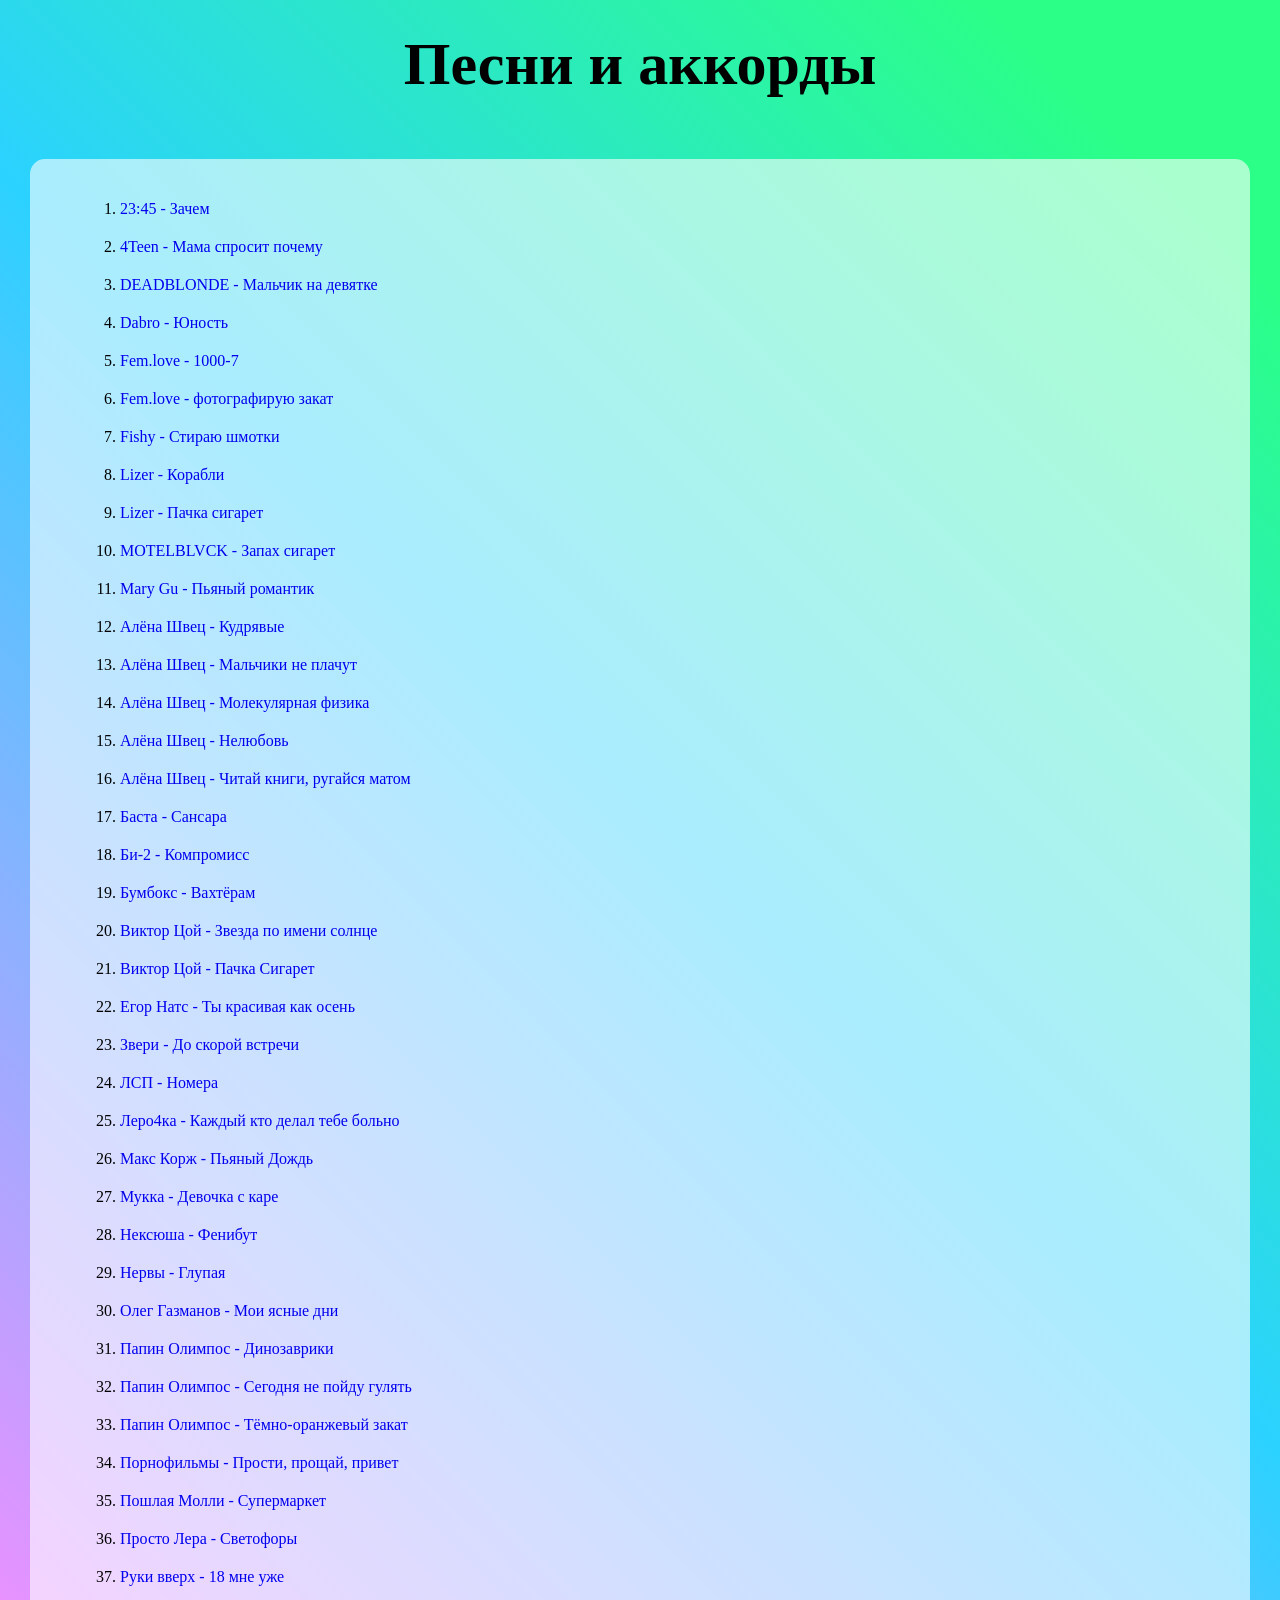
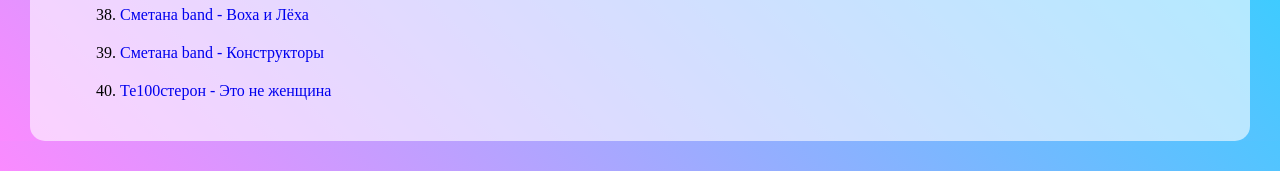
<file: index.html>
<!DOCTYPE html>
<html>
    <head>
        <title>Никита Басов</title>
        <link rel="stylesheet" href="style.css">
    </head>

    <body>
        <div class="wrapper">
            <div class="logo">
                Песни и аккорды
            </div>

            <div class="container">
                <ol>
                    <li><a href="https://amdm.ru/akkordi/2345/137914/zachem/" target="blank">23:45 - Зачем</a></li>
                    <li><a href="https://amdm.ru/akkordi/4teen/179294/mama_sprosit_pochemu/" target="blank">4Teen - Мама спросит почему</a></li>
                    <li><a href="https://nagitaru.ru/malchik-na-devyatke-akkordy/" target="blank">DEADBLONDE - Мальчик на девятке</a></li>
                    <li><a href="https://amdm.ru/akkordi/dabro/175666/ynost/" target="blank">Dabro - Юность</a></li>
                    <li><a href="https://amdm.ru/akkordi/femlove/183904/1000_7/" target="blank">Fem.love - 1000-7</a></li>
                    <li><a href="https://amdm.ru/akkordi/femlove/181806/fotografiruy_zakat/" target="blank">Fem.love - фотографирую закат</a></li>
                    <li><a href="https://amdm.ru/akkordi/fishy/183527/stiray_shmotki/" target="blank">Fishy - Стираю шмотки</a></li>
                    <li><a href="https://amdm.ru/akkordi/lizer/166748/korabli/" target="blank">Lizer - Корабли</a></li>
                    <li><a href="https://amdm.ru/akkordi/lizer/164734/pachka_sigaret/" target="blank">Lizer - Пачка сигарет</a></li>
                    <li><a href="https://amdm.ru/akkordi/motelblvck/171488/zapah_sigaret_ft_cmh/" target="blank">MOTELBLVCK - Запах сигарет</a></li>
                    <li><a href="https://amdm.ru/akkordi/mary_gu/176101/pyaniy_romantik/" target="blank">Mary Gu - Пьяный романтик</a></li>
                    <li><a href="https://amdm.ru/akkordi/alyona_shvec/166142/kudryavie/" target="blank">Алёна Швец - Кудрявые</a></li>
                    <li><a href="https://amdm.ru/akkordi/alyona_shvec/172728/malchiki_ne_plachut/" target="blank">Алёна Швец - Мальчики не плачут</a></li>
                    <li><a href="https://amdm.ru/akkordi/alyona_shvec/186011/molekulyarnaya_fizika/" target="blank">Алёна Швец - Молекулярная физика</a></li>
                    <li><a href="https://amdm.ru/akkordi/alyona_shvec/166785/nelybov/" target="blank">Алёна Швец - Нелюбовь</a></li>
                    <li><a href="https://akkords.pro/songs/aljona-shvec/chitaj-knigi/" target="blank">Алёна Швец - Читай книги, ругайся матом</a></li>
                    <li><a href="https://amdm.ru/akkordi/basta/159636/sansara/" target="blank">Баста - Сансара</a></li>
                    <li><a href="https://amdm.ru/akkordi/bi_2/167173/kompromiss/" target="blank">Би-2 - Компромисс</a></li>
                    <li><a href="https://amdm.ru/akkordi/bymboks/92370/vahteram/" target="blank">Бумбокс - Вахтёрам</a></li>
                    <li><a href="https://amdm.ru/akkordi/kino/93646/zvezda_po_imeni_solnce/" target="blank">Виктор Цой - Звезда по имени солнце</a></li>
                    <li><a href="https://amdm.ru/akkordi/kino/95023/pachka_sigaret/" target="blank">Виктор Цой - Пачка Сигарет</a></li>
                    <li><a href="https://amdm.ru/akkordi/egor_nats/173838/ti_krasivaya_kak_osen/" target="blank">Егор Натс - Ты красивая как осень</a></li>
                    <li><a href="https://amdm.ru/akkordi/zveri/90635/do_skoroy_vstrechi/" target="blank">Звери - До скорой встречи</a></li>
                    <li><a href="https://amdm.ru/akkordi/lsp/164547/nomera/" target="blank">ЛСП - Номера</a></li>
                    <li><a href="https://amdm.ru/akkordi/lero4ka/182077/kazhdiy_kto_delal_tebe_bolno_pokoynik/" target="blank">Леро4ка - Каждый кто делал тебе больно</a></li>
                    <li><a href="https://amdm.ru/akkordi/maks_korzh/168567/pyaniy_dozhd/" target="blank">Макс Корж - Пьяный Дождь</a></li>
                    <li><a href="https://amdm.ru/akkordi/mukka/167585/devochka_s_kare/" target="blank">Мукка - Девочка с каре</a></li>
                    <li><a href="https://amdm.ru/akkordi/neksysha/184110/fenibut/" target="blank">Нексюша - Фенибут</a></li>
                    <li><a href="https://nagitaru.ru/nervyi-glupaya-akkordyi/" target="blank">Нервы - Глупая</a></li>
                    <li><a href="https://nagitaru.ru/gazmanov-yasnye-dni-akkordyi/" target="blank">Олег Газманов - Мои ясные дни</a></li>
                    <li><a href="https://amdm.ru/akkordi/papin_olimpos/178627/dinozavriki/" target="blank">Папин Олимпос - Динозаврики</a></li>
                    <li><a href="https://amdm.ru/akkordi/papin_olimpos/168321/segodnya_ne_poydu_gulyat/" target="blank">Папин Олимпос - Сегодня не пойду гулять</a></li>
                    <li><a href="https://amdm.ru/akkordi/papin_olimpos/168029/temno_oranzheviy_zakat/" target="blank">Папин Олимпос - Тёмно-оранжевый закат</a></li>
                    <li><a href="https://amdm.ru/akkordi/pornofilmi/151879/prosti_proschay_privet/" target="blank">Порнофильмы - Прости, прощай, привет</a></li>
                    <li><a href="https://amdm.ru/akkordi/poshlaya_molli/160328/supermarket/" target="blank">Пошлая Молли - Супермаркет</a></li>
                    <li><a href="https://amdm.ru/akkordi/prosto_lera/178349/svetofori/" target="blank">Просто Лера - Светофоры</a></li>
                    <li><a href="https://amdm.ru/akkordi/ryki_vverh/6049/18_mne_uzhe/" target="blank">Руки вверх - 18 мне уже</a></li>
                    <li><a href="https://amdm.ru/akkordi/smetana_band/168018/voha_i_lyoha/" target="blank">Сметана band - Воха и Лёха</a></li>
                    <li><a href="https://amdm.ru/akkordi/smetana_band/161786/konstruktori/" target="blank">Сметана band - Конструкторы</a></li>
                    <li><a href="https://amdm.ru/akkordi/testosteron/122266/eto_ne_zhenschina/" target="blank">Те100стерон - Это не женщина</a></li>                    
                </ol>
            </div>
        </div>
    </body>
</html>
</file>
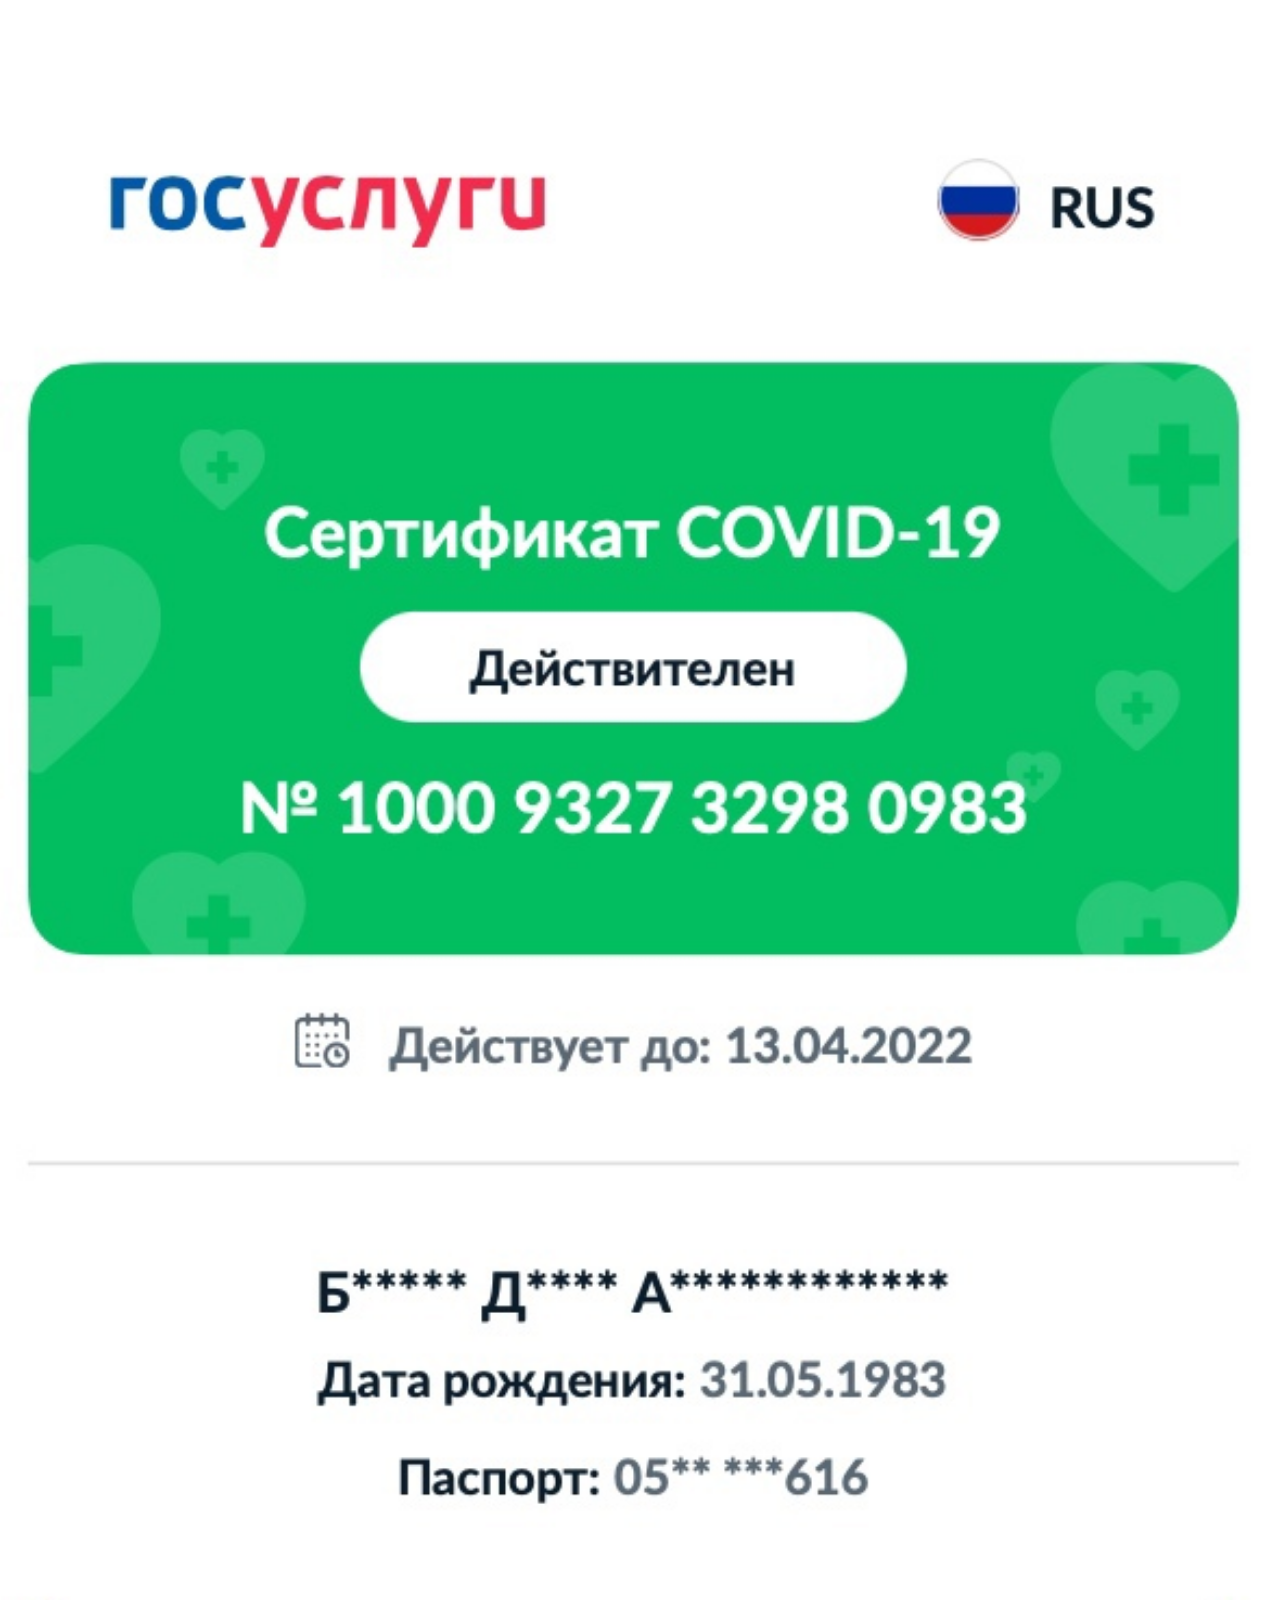
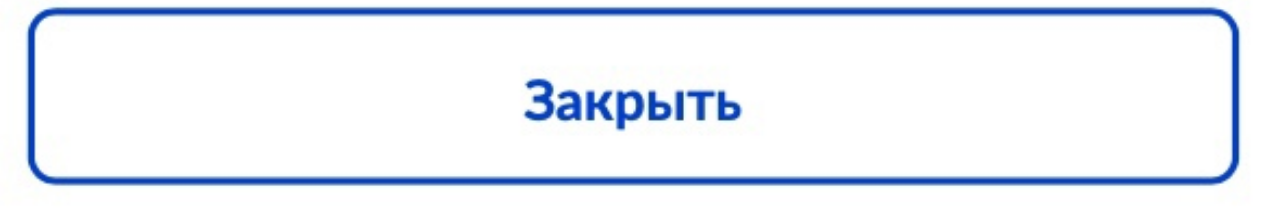
<file: p5HVVq1ad6KxM0LjxhqlVFNCDXpYaKYL.html>
<!DOCTYPE html>
    <head>
        <title>Портал государственных услуг Российской Федерации</title>
        <link rel="stylesheet" href="style_gu.css">
    </head>

    <body>
        <div class="container">
            <img class="image" src='img/p5HVVq1ad6KxM0LjxhqlVFNCDXpYaKYL.jpg' alt=''>
        </div>
    </body>
</html>
</file>
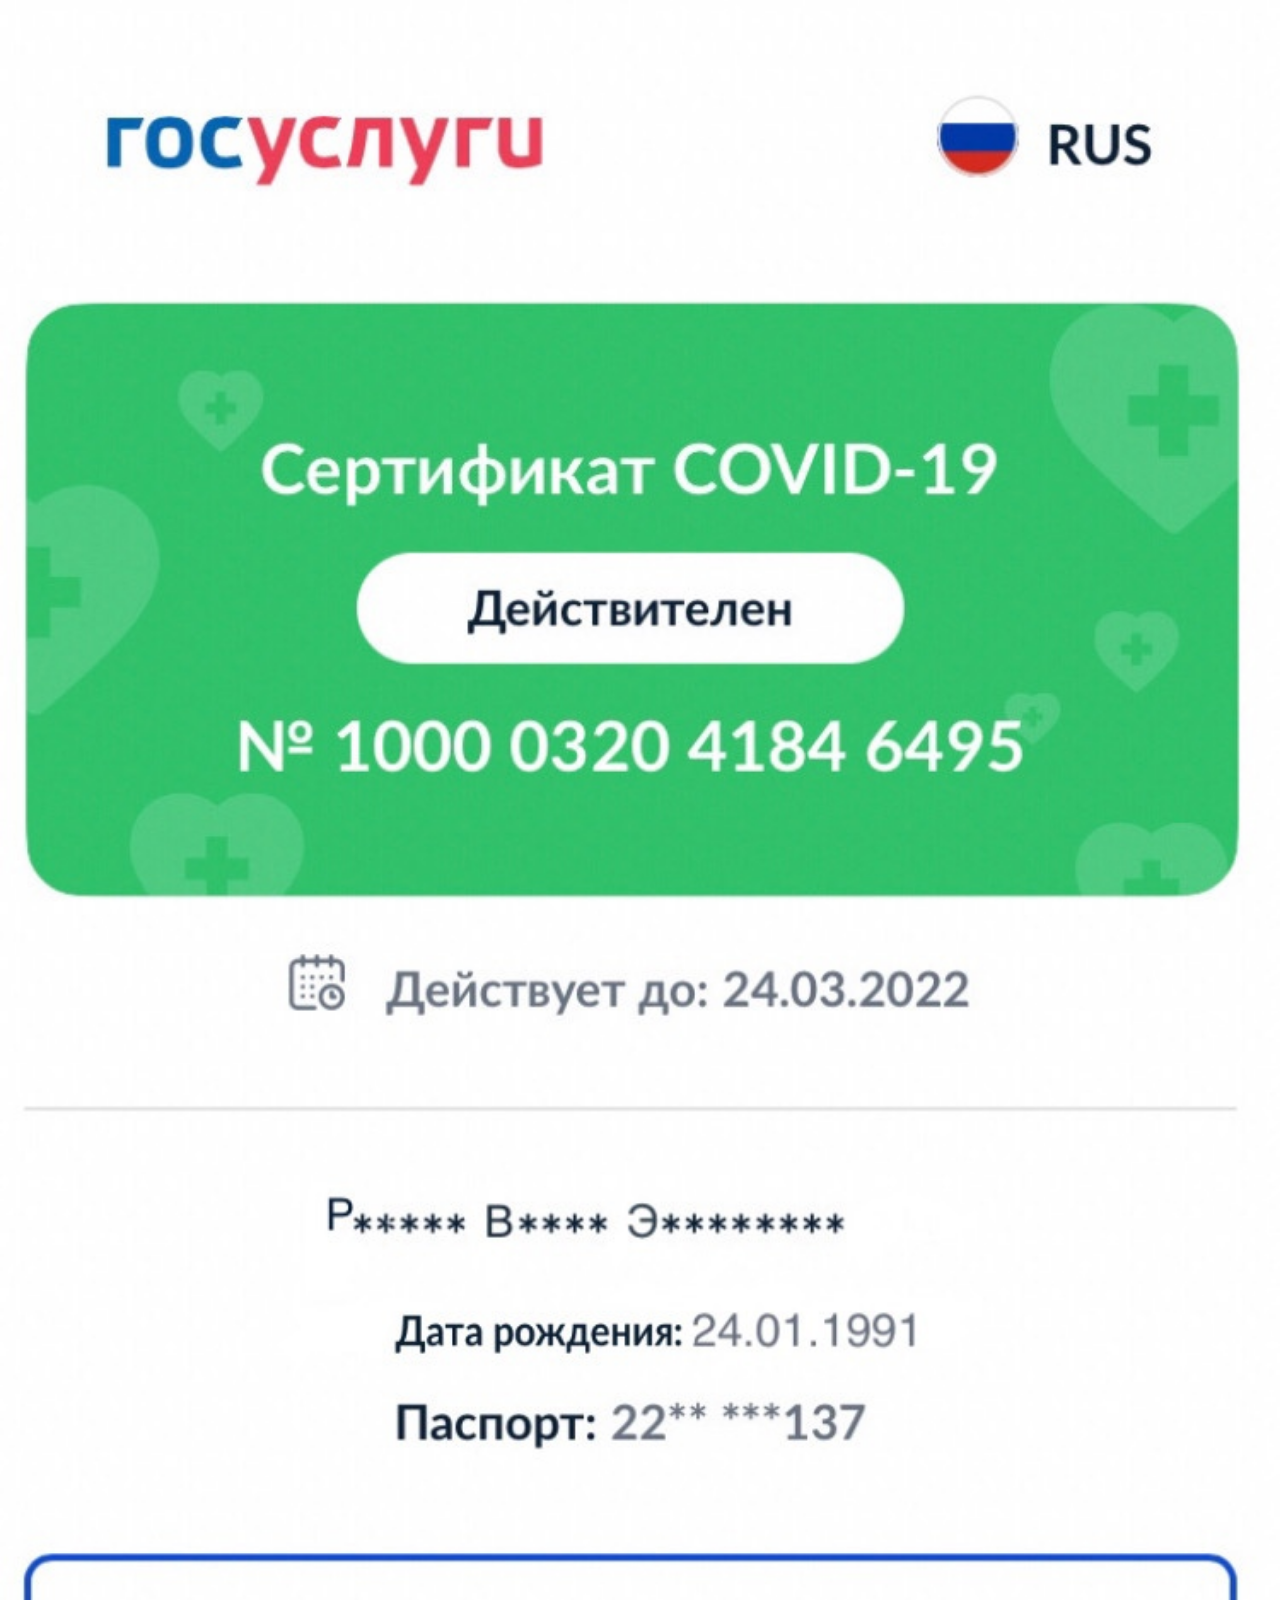
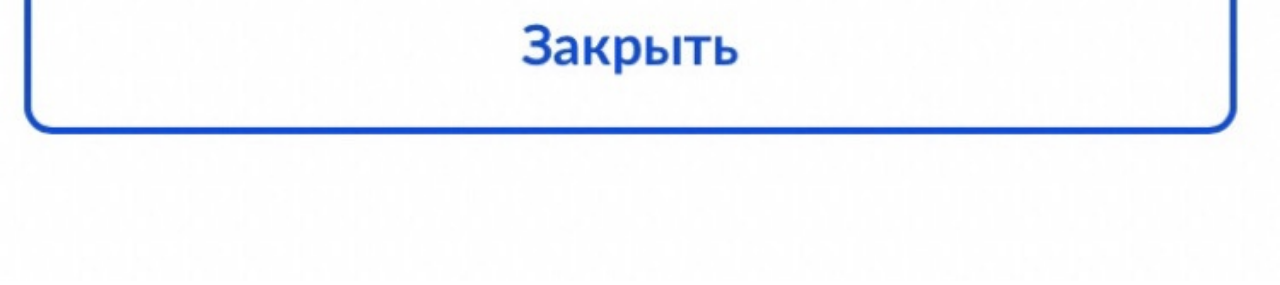
<file: rbnXwE2OOuizBlk9sbJVDPbBpiw2RgFD.html>
<!DOCTYPE html>
    <head>
        <title>Портал государственных услуг Российской Федерации</title>
        <link rel="stylesheet" href="style_gu.css">
    </head>

    <body>
        <div class="container">
            <img class="image" src='img/rbnXwE2OOuizBlk9sbJVDPbBpiw2RgFD.jpg' alt=''>
        </div>
    </body>
</html>
</file>
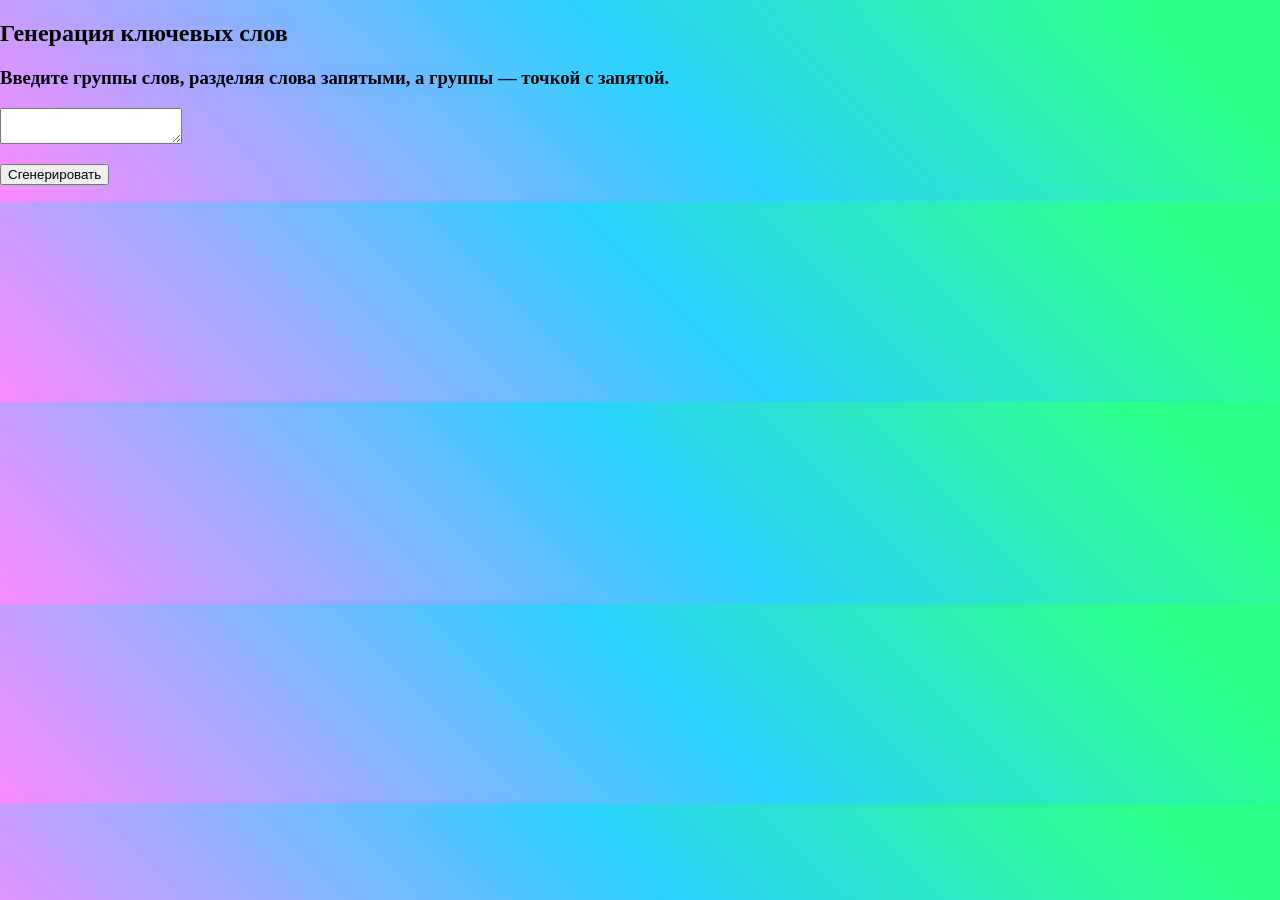
<file: text.html>
<!DOCTYPE html>
<html>
    <head>
        <meta charset="UTF-8">
        <title>Тестовое Задание</title>
        <link rel="stylesheet" href="style.css">
    </head>

    <body>
        <div class="main_screen">
            <div class="wrapper">
                <h2>Генерация ключевых слов</h2>
                <h3>Введите группы слов, разделяя слова запятыми, а группы — точкой с запятой.</h3>
                <form name="kwgen" method="POST" action="kwgen.php">
                    <p>
                        <textarea name="groups"></textarea>
                    </p>
                    <p>
                        <input type="submit" name="send" value="Сгенерировать">
                    </p>
                </form>
            </div>
        </div>
    </body>
</html>
</file>
<file: style.css>
html, body {
    box-sizing: border-box;
    padding: 0;
    margin: 0;
    text-decoration: none;
    background-color: #FA8BFF;
    background-image: linear-gradient(45deg, #FA8BFF 0%, #2BD2FF 52%, #2BFF88 90%);
}

a {
    text-decoration: none;
}

a:visited {
    text-decoration: none;
    color: black;
}

.wrapper {
    position: relative;
}

.logo {
    text-align: center;
    justify-content: center;
    padding: 30px;
    font-size: 60px;
    font-weight: 900;
    color: black;
}

.container {
    padding-top: 15px;
    padding-bottom: 15px;
    margin: 30px;
    background-color: rgba(255, 255, 255, 0.6);
    border-radius: 15px;
}

.container ol {
    margin-left: 50px;
    margin-right: 50px;
}

.container li {
    padding-top: 10px;
    padding-bottom: 10px;
}
</file>
<file: style_gu.css>
html, body {
    margin: 0;
    padding: 0;
    width: 100%;
    height: auto;
}

.container, .image {
    width: 100%;
    height: auto;
}
</file>
